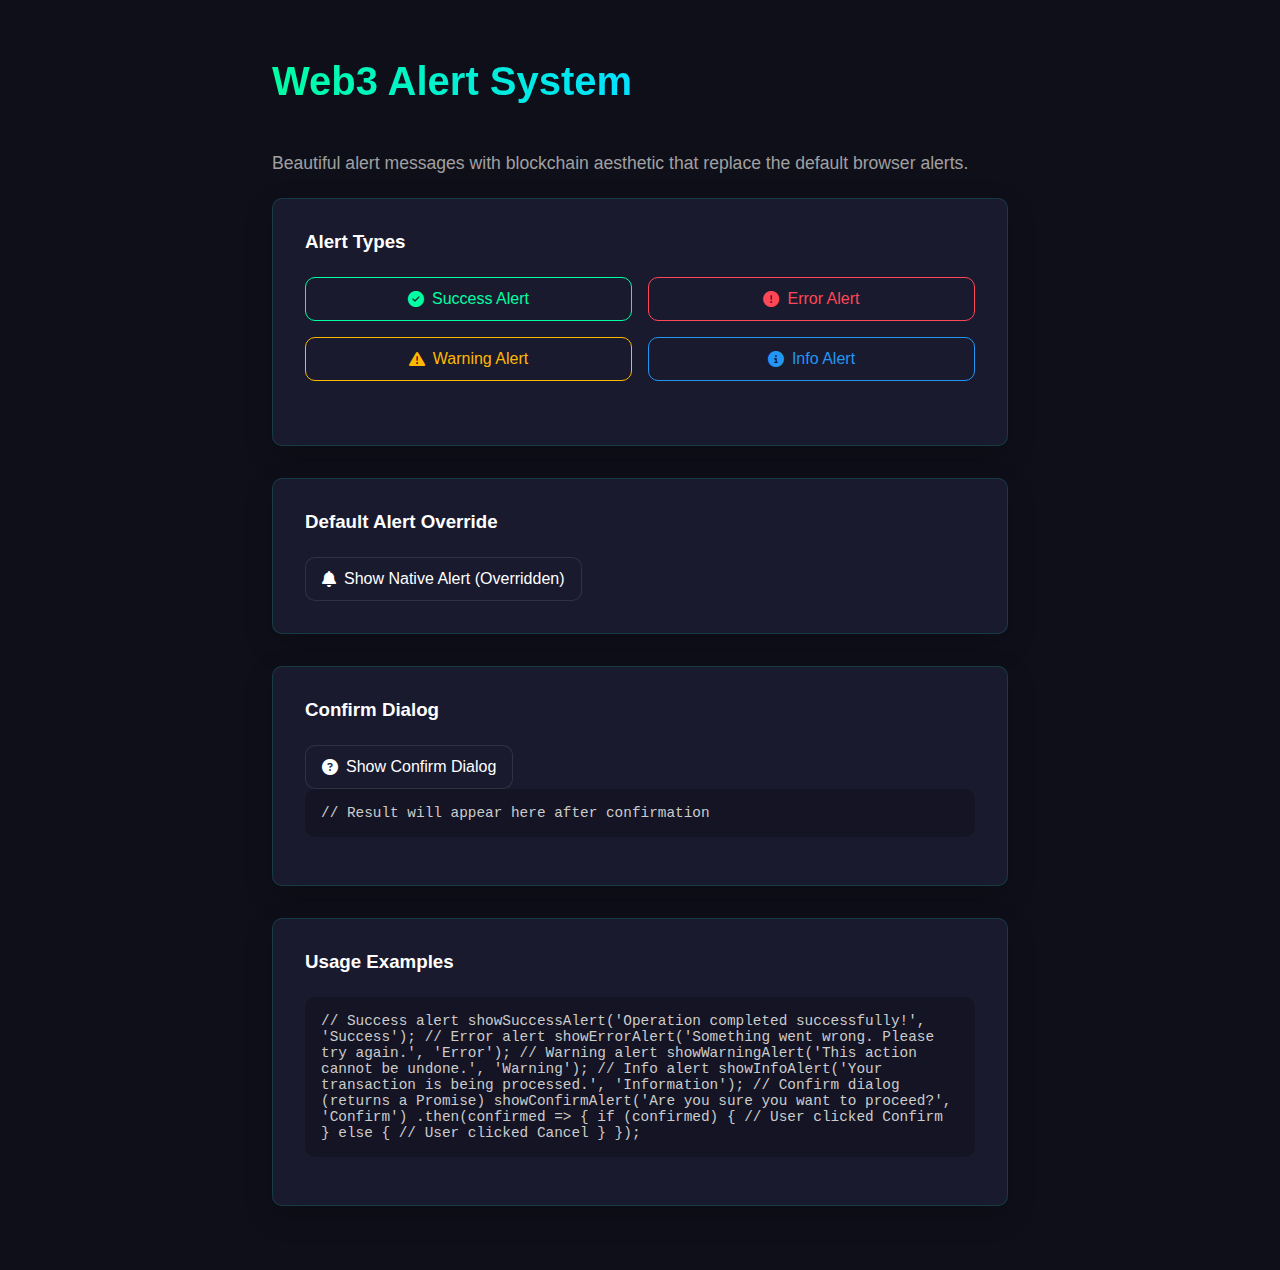
<file: alert-demo.html>
<!DOCTYPE html>
<html lang="en">
<head>
    <meta charset="UTF-8">
    <meta name="viewport" content="width=device-width, initial-scale=1.0">
    <title>Web3 Alert System Demo</title>
    <link rel="stylesheet" href="css/alerts.css">
    <link rel="stylesheet" href="https://cdnjs.cloudflare.com/ajax/libs/font-awesome/6.4.0/css/all.min.css">
    <style>
        :root {
            --dark-bg: #0f0f1a;
            --card-bg: #1a1a2e;
            --text-color: #ffffff;
            --text-muted: #a0a0a0;
            --radius-md: 10px;
            --gradient-primary: linear-gradient(90deg, #00ffa3, #03e1ff);
        }
        
        body {
            background-color: var(--dark-bg);
            font-family: 'Poppins', 'Inter', sans-serif;
            color: var(--text-color);
            margin: 0;
            padding: 0;
            min-height: 100vh;
            display: flex;
            flex-direction: column;
            justify-content: center;
            align-items: center;
        }
        
        .container {
            max-width: 800px;
            width: 100%;
            padding: 2rem;
            box-sizing: border-box;
        }
        
        .demo-title {
            text-align: center;
            margin-bottom: 2rem;
            position: relative;
            display: inline-block;
            font-weight: 700;
            font-size: 2.5rem;
            background: var(--gradient-primary);
            -webkit-background-clip: text;
            background-clip: text;
            -webkit-text-fill-color: transparent;
        }
        
        .card {
            background-color: var(--card-bg);
            border-radius: var(--radius-md);
            padding: 2rem;
            box-shadow: 0 10px 30px rgba(0, 0, 0, 0.2);
            margin-bottom: 2rem;
            border: 1px solid rgba(0, 255, 189, 0.15);
        }
        
        .buttons-grid {
            display: grid;
            grid-template-columns: repeat(2, 1fr);
            gap: 1rem;
            margin-bottom: 2rem;
        }
        
        button {
            background-color: var(--card-bg);
            color: var(--text-color);
            border: 1px solid rgba(255, 255, 255, 0.1);
            border-radius: var(--radius-md);
            padding: 0.75rem 1rem;
            cursor: pointer;
            font-size: 1rem;
            transition: all 0.3s ease;
            display: flex;
            align-items: center;
            justify-content: center;
            gap: 0.5rem;
        }
        
        button:hover {
            transform: translateY(-3px);
            box-shadow: 0 5px 15px rgba(0, 0, 0, 0.2);
        }
        
        button.success {
            border-color: var(--alert-success-color);
            color: var(--alert-success-color);
        }
        
        button.error {
            border-color: var(--alert-error-color);
            color: var(--alert-error-color);
        }
        
        button.warning {
            border-color: var(--alert-warning-color);
            color: var(--alert-warning-color);
        }
        
        button.info {
            border-color: var(--alert-info-color);
            color: var(--alert-info-color);
        }
        
        .code-block {
            background-color: rgba(0, 0, 0, 0.2);
            border-radius: var(--radius-md);
            padding: 1rem;
            overflow-x: auto;
            font-family: monospace;
            font-size: 0.9rem;
            color: #ccc;
            margin-bottom: 1rem;
        }
        
        h3 {
            margin-top: 0;
            margin-bottom: 1.5rem;
            font-weight: 600;
        }
        
        .subtitle {
            color: var(--text-muted);
            margin-bottom: 1.5rem;
            font-size: 1.1rem;
        }
        
        @media (max-width: 768px) {
            .buttons-grid {
                grid-template-columns: 1fr;
            }
        }
    </style>
</head>
<body>
    <div class="container">
        <h1 class="demo-title">Web3 Alert System</h1>
        <p class="subtitle">Beautiful alert messages with blockchain aesthetic that replace the default browser alerts.</p>
        
        <div class="card">
            <h3>Alert Types</h3>
            <div class="buttons-grid">
                <button class="success" onclick="showSuccessAlert('Operation completed successfully!', 'Success')">
                    <i class="fas fa-check-circle"></i> Success Alert
                </button>
                <button class="error" onclick="showErrorAlert('Something went wrong. Please try again.', 'Error')">
                    <i class="fas fa-exclamation-circle"></i> Error Alert
                </button>
                <button class="warning" onclick="showWarningAlert('This action cannot be undone.', 'Warning')">
                    <i class="fas fa-exclamation-triangle"></i> Warning Alert
                </button>
                <button class="info" onclick="showInfoAlert('Your transaction is being processed.', 'Information')">
                    <i class="fas fa-info-circle"></i> Info Alert
                </button>
            </div>
        </div>
        
        <div class="card">
            <h3>Default Alert Override</h3>
            <button onclick="alert('This is using the native alert function that we overrode!')">
                <i class="fas fa-bell"></i> Show Native Alert (Overridden)
            </button>
        </div>
        
        <div class="card">
            <h3>Confirm Dialog</h3>
            <button onclick="showConfirmDemo()">
                <i class="fas fa-question-circle"></i> Show Confirm Dialog
            </button>
            <div class="code-block" id="confirm-result">// Result will appear here after confirmation</div>
        </div>
        
        <div class="card">
            <h3>Usage Examples</h3>
            <div class="code-block">
// Success alert
showSuccessAlert('Operation completed successfully!', 'Success');

// Error alert
showErrorAlert('Something went wrong. Please try again.', 'Error');

// Warning alert
showWarningAlert('This action cannot be undone.', 'Warning');

// Info alert
showInfoAlert('Your transaction is being processed.', 'Information');

// Confirm dialog (returns a Promise)
showConfirmAlert('Are you sure you want to proceed?', 'Confirm')
  .then(confirmed => {
    if (confirmed) {
      // User clicked Confirm
    } else {
      // User clicked Cancel
    }
  });
            </div>
        </div>
    </div>

    <script src="js/alerts.js"></script>
    <script>
        function showConfirmDemo() {
            showConfirmAlert('Are you sure you want to proceed with this transaction?', 'Confirm Transaction')
                .then(confirmed => {
                    document.getElementById('confirm-result').textContent = 
                        confirmed 
                            ? '// User confirmed: true\n// Transaction would be processed here'
                            : '// User confirmed: false\n// Transaction was cancelled';
                });
        }
        
        // Show a welcome alert when the page loads
        document.addEventListener('DOMContentLoaded', function() {
            setTimeout(() => {
                showInfoAlert('Welcome to the Web3 Alert System Demo!', 'Hello There');
            }, 1000);
        });
    </script>
</body>
</html>
</file>
<file: css/alerts.css>
/* Custom Alert Styles with Web3/Blockchain Aesthetic */

:root {
  --alert-success-bg: rgba(0, 255, 163, 0.1);
  --alert-success-border: rgba(0, 255, 163, 0.3);
  --alert-success-color: rgb(0, 255, 163);
  
  --alert-error-bg: rgba(255, 71, 87, 0.1);
  --alert-error-border: rgba(255, 71, 87, 0.3);
  --alert-error-color: rgb(255, 71, 87);
  
  --alert-warning-bg: rgba(255, 184, 0, 0.1);
  --alert-warning-border: rgba(255, 184, 0, 0.3);
  --alert-warning-color: rgb(255, 184, 0);
  
  --alert-info-bg: rgba(33, 150, 243, 0.1);
  --alert-info-border: rgba(33, 150, 243, 0.3);
  --alert-info-color: rgb(33, 150, 243);
}

/* Alert container */
.custom-alert-container {
  position: fixed;
  top: 20px;
  right: 20px;
  z-index: 9999;
  display: flex;
  flex-direction: column;
  gap: 10px;
  max-width: 350px;
  width: calc(100% - 40px);
  pointer-events: none;
}

/* Individual alert */
.custom-alert {
  display: flex;
  padding: 15px;
  border-radius: var(--radius-md, 10px);
  background-color: var(--card-bg, #1a1a2e);
  box-shadow: 0 5px 15px rgba(0, 0, 0, 0.3);
  transform: translateX(120%);
  opacity: 0;
  transition: all 0.4s cubic-bezier(0.68, -0.55, 0.27, 1.55);
  position: relative;
  overflow: hidden;
  backdrop-filter: blur(10px);
  border-left: 3px solid transparent;
  pointer-events: auto;
}

/* Alert show state */
.custom-alert.show {
  transform: translateX(0);
  opacity: 1;
}

/* Alert hide state */
.custom-alert.hide {
  transform: translateY(-20px);
  opacity: 0;
}

/* Alert types */
.custom-alert.success {
  border-color: var(--alert-success-color);
  background-color: var(--alert-success-bg);
}

.custom-alert.error {
  border-color: var(--alert-error-color);
  background-color: var(--alert-error-bg);
}

.custom-alert.warning {
  border-color: var(--alert-warning-color);
  background-color: var(--alert-warning-bg);
}

.custom-alert.info {
  border-color: var(--alert-info-color);
  background-color: var(--alert-info-bg);
}

/* Alert icon */
.custom-alert-icon {
  margin-right: 12px;
  display: flex;
  align-items: center;
  justify-content: center;
  font-size: 18px;
}

.custom-alert.success .custom-alert-icon {
  color: var(--alert-success-color);
}

.custom-alert.error .custom-alert-icon {
  color: var(--alert-error-color);
}

.custom-alert.warning .custom-alert-icon {
  color: var(--alert-warning-color);
}

.custom-alert.info .custom-alert-icon {
  color: var(--alert-info-color);
}

/* Alert content */
.custom-alert-content {
  flex: 1;
}

.custom-alert-title {
  font-weight: 600;
  font-size: 16px;
  margin-bottom: 3px;
  color: var(--text-color, #ffffff);
}

.custom-alert-message {
  font-size: 14px;
  color: var(--text-muted, #a0a0a0);
  line-height: 1.4;
}

/* Close button */
.custom-alert-close {
  background: transparent;
  border: none;
  color: var(--text-muted, #a0a0a0);
  cursor: pointer;
  font-size: 14px;
  display: flex;
  align-items: center;
  justify-content: center;
  padding: 0;
  margin-left: 10px;
  transition: color 0.3s;
}

.custom-alert-close:hover {
  color: var(--text-color, #ffffff);
}

/* Progress bar */
.custom-alert-progress {
  position: absolute;
  bottom: 0;
  left: 0;
  height: 3px;
  background: linear-gradient(90deg, 
    rgba(255, 255, 255, 0.5),
    rgba(255, 255, 255, 0.2)
  );
  width: 100%;
  animation: progress-shrink linear forwards;
}

.custom-alert.success .custom-alert-progress {
  background: linear-gradient(90deg, 
    var(--alert-success-color),
    rgba(0, 255, 163, 0.3)
  );
}

.custom-alert.error .custom-alert-progress {
  background: linear-gradient(90deg, 
    var(--alert-error-color),
    rgba(255, 71, 87, 0.3)
  );
}

.custom-alert.warning .custom-alert-progress {
  background: linear-gradient(90deg, 
    var(--alert-warning-color),
    rgba(255, 184, 0, 0.3)
  );
}

.custom-alert.info .custom-alert-progress {
  background: linear-gradient(90deg, 
    var(--alert-info-color),
    rgba(33, 150, 243, 0.3)
  );
}

@keyframes progress-shrink {
  from {
    width: 100%;
  }
  to {
    width: 0%;
  }
}

/* Blockchain decorative elements */
.custom-alert::before {
  content: '';
  position: absolute;
  top: 0;
  right: 0;
  width: 100px;
  height: 100%;
  background-image: url("data:image/svg+xml,%3Csvg width='100' height='100' viewBox='0 0 100 100' xmlns='http://www.w3.org/2000/svg'%3E%3Cpath d='M50 25L25 50L50 75L75 50L50 25Z' fill='rgba(255,255,255,0.03)'/%3E%3C/svg%3E");
  background-repeat: no-repeat;
  background-position: center right;
  pointer-events: none;
}

/* Mobile responsiveness */
@media (max-width: 480px) {
  .custom-alert-container {
    top: 10px;
    right: 10px;
    width: calc(100% - 20px);
  }
  
  .custom-alert {
    padding: 12px;
  }
  
  .custom-alert-title {
    font-size: 14px;
  }
  
  .custom-alert-message {
    font-size: 13px;
  }
}
</file>
